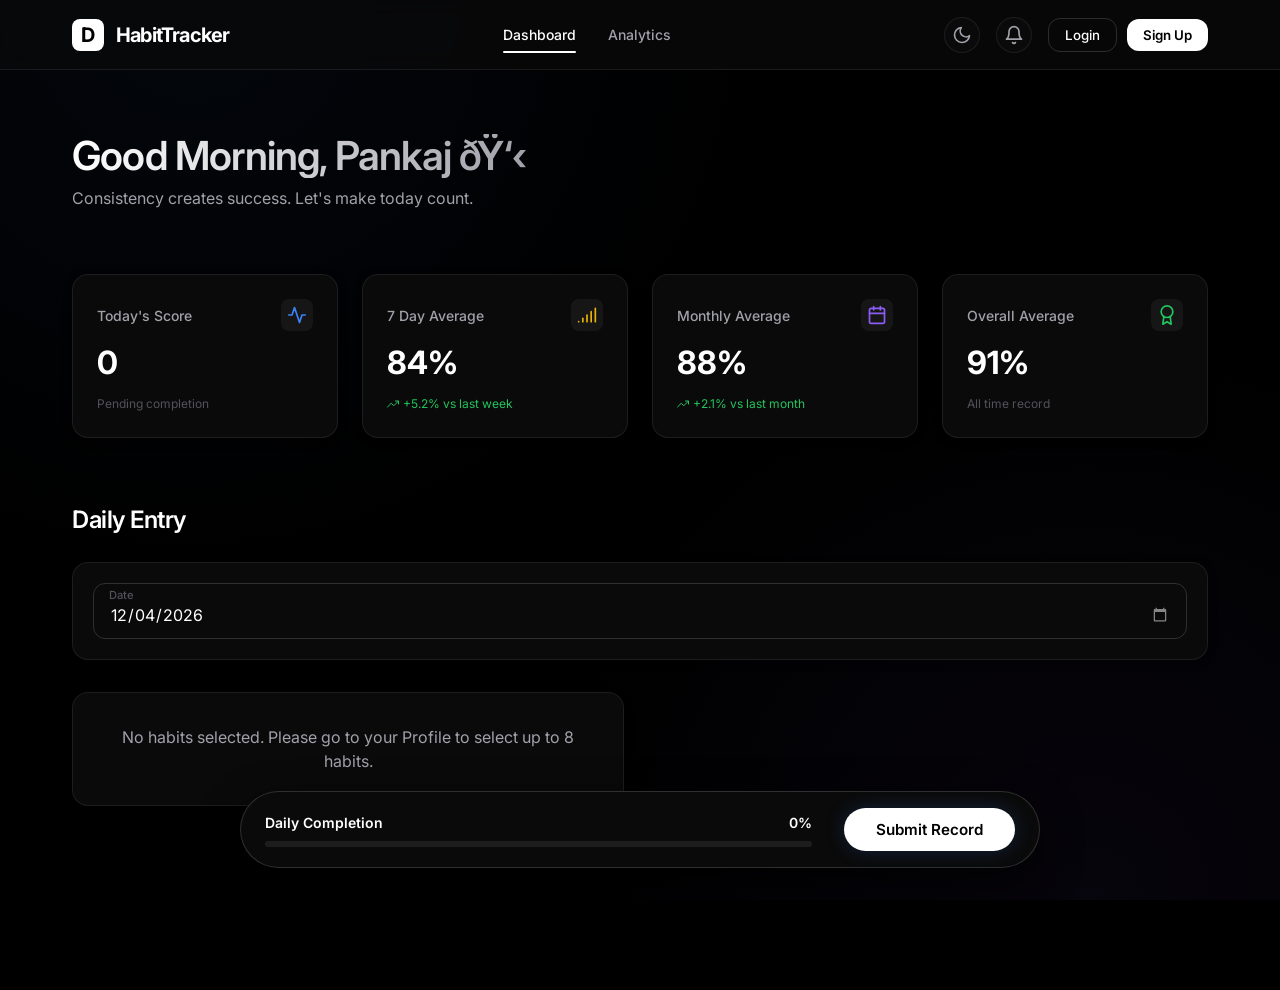
<file: index_old.html>
<!DOCTYPE html>
<html lang="en" data-theme="dark">
<head>
    <meta charset="UTF-8">
    <meta name="viewport" content="width=device-width, initial-scale=1.0, maximum-scale=1.0, user-scalable=no">
    <title>Premium Habit Tracker</title>
    <link rel="preconnect" href="https://fonts.googleapis.com">
    <link rel="preconnect" href="https://fonts.gstatic.com" crossorigin>
    <link href="https://fonts.googleapis.com/css2?family=Inter:wght@300;400;500;600;700&display=swap" rel="stylesheet">
    <style>
        /* ==========================================================================
           DESIGN SYSTEM & VARIABLES
           ========================================================================== */
        :root {
            /* Dark Theme (Default) */
            --bg-base: #000000;
            --bg-surface: #0a0a0a;
            --bg-surface-hover: #171717;
            --bg-glass: rgba(10, 10, 10, 0.7);
            
            --border-subtle: rgba(255, 255, 255, 0.08);
            --border-strong: rgba(255, 255, 255, 0.15);
            --border-focus: rgba(255, 255, 255, 0.3);
            
            --text-primary: #ffffff;
            --text-secondary: #a1a1aa;
            --text-tertiary: #52525b;
            
            --primary: #ffffff;
            --primary-invert: #000000;
            --accent-1: #3b82f6;
            --accent-2: #8b5cf6;
            --gradient-accent: linear-gradient(135deg, var(--accent-1), var(--accent-2));
            
            --success: #22c55e;
            --warning: #eab308;
            --danger: #ef4444;
            
            --shadow-sm: 0 2px 8px rgba(0,0,0,0.4);
            --shadow-md: 0 8px 24px rgba(0,0,0,0.6);
            --shadow-lg: 0 16px 40px rgba(0,0,0,0.8);
            --shadow-glow: 0 0 20px rgba(59, 130, 246, 0.2);
            
            --radius-sm: 8px;
            --radius-md: 12px;
            --radius-lg: 16px;
            --radius-xl: 24px;
            --radius-full: 9999px;
            
            --transition-fast: 0s;
            --transition-smooth: 0s;
        }

        [data-theme="light"] {
            --bg-base: #f8fafc;
            --bg-surface: #ffffff;
            --bg-surface-hover: #f1f5f9;
            --bg-glass: rgba(255, 255, 255, 0.7);
            
            --border-subtle: rgba(0, 0, 0, 0.06);
            --border-strong: rgba(0, 0, 0, 0.12);
            --border-focus: rgba(0, 0, 0, 0.3);
            
            --text-primary: #0f172a;
            --text-secondary: #64748b;
            --text-tertiary: #94a3b8;
            
            --primary: #0f172a;
            --primary-invert: #ffffff;
            
            --shadow-sm: 0 2px 8px rgba(0,0,0,0.04);
            --shadow-md: 0 8px 24px rgba(0,0,0,0.08);
            --shadow-lg: 0 16px 40px rgba(0,0,0,0.12);
            --shadow-glow: 0 0 20px rgba(59, 130, 246, 0.15);
        }

        /* ==========================================================================
           RESET & TYPOGRAPHY
           ========================================================================== */
        * {
            box-sizing: border-box;
            margin: 0;
            padding: 0;
        }

        body {
            font-family: 'Inter', -apple-system, BlinkMacSystemFont, sans-serif;
            background-color: var(--bg-base);
            color: var(--text-primary);
            line-height: 1.5;
            -webkit-font-smoothing: antialiased;
            -moz-osx-font-smoothing: grayscale;
            transition: background-color var(--transition-smooth), color var(--transition-smooth);
            overflow-x: hidden;
            padding-bottom: 120px; /* Space for live progress bar on mobile */
        }

        /* Subtle background mesh/glow */
        body::before {
            content: '';
            position: fixed;
            top: 0; left: 0; width: 100vw; height: 100vh;
            background: radial-gradient(circle at 15% 0%, rgba(59, 130, 246, 0.05) 0%, transparent 40%),
                        radial-gradient(circle at 85% 100%, rgba(139, 92, 246, 0.05) 0%, transparent 40%);
            pointer-events: none;
            z-index: -1;
        }

        h1, h2, h3, h4 { font-weight: 600; letter-spacing: -0.02em; }
        h1 { font-size: 2.5rem; line-height: 1.1; }
        h2 { font-size: 1.5rem; margin-bottom: 1.5rem; }
        h3 { font-size: 1.125rem; margin-bottom: 1rem; color: var(--text-primary); display: flex; align-items: center; gap: 0.5rem; }
        p { color: var(--text-secondary); }
        
        a { color: var(--text-secondary); text-decoration: none; transition: var(--transition-fast); }
        a:hover { color: var(--text-primary); }

        ul { list-style: none; }
        button { font-family: inherit; cursor: pointer; border: none; background: none; }

        /* ==========================================================================
           LAYOUT COMPONENTS
           ========================================================================== */
        .container {
            max-width: 1200px;
            margin: 0 auto;
            padding: 0 2rem;
        }

        .glass-panel {
            background: var(--bg-surface);
            border: 1px solid var(--border-subtle);
            border-radius: var(--radius-lg);
            box-shadow: var(--shadow-sm);
            position: relative;
            overflow: hidden;
            transition: transform var(--transition-smooth), box-shadow var(--transition-smooth);
        }

        /* ==========================================================================
           TOP NAVBAR
           ========================================================================== */
        .navbar {
            position: sticky;
            top: 0;
            z-index: 100;
            background: var(--bg-glass);
            backdrop-filter: blur(12px);
            -webkit-backdrop-filter: blur(12px);
            border-bottom: 1px solid var(--border-subtle);
            padding: 1rem 0;
        }

        .nav-content {
            display: flex;
            align-items: center;
            justify-content: space-between;
        }

        .logo-section {
            display: flex;
            align-items: center;
            gap: 0.75rem;
            font-weight: 700;
            font-size: 1.25rem;
            letter-spacing: -0.04em;
        }

        .logo-icon {
            width: 32px;
            height: 32px;
            background: var(--primary);
            color: var(--primary-invert);
            border-radius: 8px;
            display: flex;
            align-items: center;
            justify-content: center;
            font-size: 1.25rem;
        }

        .nav-links {
            display: flex;
            gap: 2rem;
        }

        .nav-links a {
            font-size: 0.875rem;
            font-weight: 500;
            position: relative;
            padding: 0.5rem 0;
        }

        .nav-links a.active {
            color: var(--text-primary);
        }

        .nav-links a.active::after {
            content: '';
            position: absolute;
            bottom: 0;
            left: 0;
            width: 100%;
            height: 2px;
            background: var(--primary);
            border-radius: 2px;
        }

        .nav-actions {
            display: flex;
            align-items: center;
            gap: 1rem;
        }

        .icon-btn {
            color: var(--text-secondary);
            transition: color var(--transition-fast);
            display: flex;
            align-items: center;
            justify-content: center;
            width: 36px;
            height: 36px;
            border-radius: var(--radius-full);
            background: var(--bg-surface);
            border: 1px solid var(--border-subtle);
        }
        .icon-btn:hover {
            color: var(--text-primary);
            border-color: var(--border-strong);
        }

        .avatar {
            width: 36px;
            height: 36px;
            border-radius: var(--radius-full);
            background: var(--gradient-accent);
            display: flex;
            align-items: center;
            justify-content: center;
            color: white;
            font-weight: 600;
            font-size: 0.875rem;
            border: 2px solid var(--bg-base);
            cursor: pointer;
        }

        .btn-outline {
            background: transparent;
            border: 1px solid var(--border-strong);
            color: var(--text-primary);
            padding: 0.5rem 1rem;
            border-radius: var(--radius-md);
            font-weight: 500;
            cursor: pointer;
            transition: transform var(--transition-fast);
        }
        .btn-outline:hover {
            background: rgba(255, 255, 255, 0.1);
        }
        
        [data-theme="light"] .btn-outline:hover {
            background: rgba(0, 0, 0, 0.05);
        }

        .btn-primary-action {
            background: var(--primary);
            color: var(--primary-invert);
            padding: 0.5rem 1rem;
            border-radius: var(--radius-md);
            font-weight: 600;
            cursor: pointer;
            transition: transform var(--transition-fast);
        }
        .btn-primary-action:hover {
            transform: scale(1.02);
        }

        /* ==========================================================================
           WELCOME SECTION
           ========================================================================== */
        .welcome-header {
            margin: 4rem 0;
            display: flex;
            justify-content: space-between;
            align-items: flex-end;
        }

        .greeting h1 {
            margin-bottom: 0.5rem;
            background: linear-gradient(to right, var(--text-primary), var(--text-secondary));
            -webkit-background-clip: text;
            -webkit-text-fill-color: transparent;
        }

        .greeting .wave {
            display: inline-block;
            animation: wave 2.5s infinite;
            transform-origin: 70% 70%;
        }

        @keyframes wave {
            0% { transform: rotate(0deg); }
            10% { transform: rotate(14deg); }
            20% { transform: rotate(-8deg); }
            30% { transform: rotate(14deg); }
            40% { transform: rotate(-4deg); }
            50% { transform: rotate(10deg); }
            60% { transform: rotate(0deg); }
            100% { transform: rotate(0deg); }
        }

        /* ==========================================================================
           KPI STATS CARDS
           ========================================================================== */
        .stats-grid {
            display: grid;
            grid-template-columns: repeat(4, 1fr);
            gap: 1.5rem;
            margin-bottom: 4rem;
        }

        .stat-card {
            padding: 1.5rem;
            display: flex;
            flex-direction: column;
            gap: 1rem;
        }

        .stat-card:hover {
            transform: translateY(-4px);
            box-shadow: var(--shadow-md);
            border-color: var(--border-strong);
        }

        .stat-header {
            display: flex;
            justify-content: space-between;
            align-items: center;
            color: var(--text-secondary);
            font-size: 0.875rem;
            font-weight: 500;
        }

        .stat-icon {
            width: 32px;
            height: 32px;
            border-radius: 8px;
            background: rgba(255,255,255,0.05);
            display: flex;
            align-items: center;
            justify-content: center;
        }

        [data-theme="light"] .stat-icon { background: rgba(0,0,0,0.05); }

        .stat-value {
            font-size: 2rem;
            font-weight: 700;
            line-height: 1;
        }

        .stat-trend {
            font-size: 0.75rem;
            display: flex;
            align-items: center;
            gap: 0.25rem;
        }
        .trend-up { color: var(--success); }
        .trend-down { color: var(--danger); }
        .trend-neutral { color: var(--text-tertiary); }

        /* ==========================================================================
           FORM SYSTEM (PREMIUM INPUTS)
           ========================================================================== */
        .form-section {
            margin-bottom: 4rem;
        }

        .form-grid {
            display: grid;
            grid-template-columns: repeat(2, 1fr);
            gap: 2rem;
        }

        .form-group-card {
            padding: 2rem;
        }

        .form-group-card h3 {
            border-bottom: 1px solid var(--border-subtle);
            padding-bottom: 1rem;
            margin-bottom: 1.5rem;
        }

        /* Floating Label Inputs */
        .input-wrapper {
            position: relative;
            margin-bottom: 1.5rem;
        }

        .input-wrapper:last-child {
            margin-bottom: 0;
        }

        .premium-input {
            width: 100%;
            background: transparent;
            border: 1px solid var(--border-strong);
            border-radius: var(--radius-md);
            padding: 1.25rem 1rem 0.75rem 1rem;
            color: var(--text-primary);
            /* Important for Mobile to prevent zooming on iOS */
            font-size: 16px;
            font-family: inherit;
            transition: border-color var(--transition-fast), box-shadow var(--transition-fast);
            appearance: none;
        }

        .premium-input:focus {
            outline: none;
            border-color: var(--accent-1);
            box-shadow: 0 0 0 3px rgba(59, 130, 246, 0.1);
        }

        .floating-label {
            position: absolute;
            left: 1rem;
            top: 50%;
            transform: translateY(-50%);
            color: var(--text-secondary);
            font-size: 0.95rem;
            pointer-events: none;
            transition: var(--transition-fast);
        }

        .premium-input:focus ~ .floating-label,
        .premium-input:not(:placeholder-shown) ~ .floating-label,
        .premium-input[type="date"] ~ .floating-label,
        .premium-input[type="time"] ~ .floating-label {
            top: 0.75rem;
            font-size: 0.7rem;
            font-weight: 500;
            color: var(--accent-1);
        }

        .premium-input:not(:focus):not(:placeholder-shown) ~ .floating-label {
            color: var(--text-tertiary);
        }

        /* Multi-input rows (Hours/Mins) */
        .input-row {
            display: grid;
            grid-template-columns: 1fr 1fr;
            gap: 1rem;
            margin-bottom: 1.5rem;
        }
        .input-row .input-wrapper { margin-bottom: 0; }

        /* Select styling */
        select.premium-input {
            cursor: pointer;
            background-image: url("data:image/svg+xml;charset=US-ASCII,%3Csvg%20xmlns%3D%22http%3A%2F%2Fwww.w3.org%2F2000%2Fsvg%22%20width%3D%2224%22%20height%3D%2224%22%20viewBox%3D%220%200%2024%2024%22%20fill%3D%22none%22%20stroke%3D%22%23a1a1aa%22%20stroke-width%3D%222%22%20stroke-linecap%3D%22round%22%20stroke-linejoin%3D%22round%22%3E%3Cpolyline%20points%3D%226%209%2012%2015%2018%209%22%3E%3C%2Fpolyline%3E%3C%2Fsvg%3E");
            background-repeat: no-repeat;
            background-position: right 1rem center;
            background-size: 1em;
        }
        
        /* Dark mode calendar/time picker icons inverted */
        [data-theme="dark"] input[type="date"]::-webkit-calendar-picker-indicator,
        [data-theme="dark"] input[type="time"]::-webkit-calendar-picker-indicator {
            filter: invert(1);
            opacity: 0.5;
            cursor: pointer;
        }
        [data-theme="dark"] input[type="date"]::-webkit-calendar-picker-indicator:hover,
        [data-theme="dark"] input[type="time"]::-webkit-calendar-picker-indicator:hover {
            opacity: 1;
        }

        /* ==========================================================================
           LIVE PROGRESS BAR & SUBMIT
           ========================================================================== */
        .live-progress-bar {
            position: fixed;
            bottom: 2rem;
            left: 50%;
            transform: translateX(-50%);
            background: var(--bg-surface);
            border: 1px solid var(--border-strong);
            padding: 1rem 1.5rem;
            border-radius: var(--radius-full);
            box-shadow: var(--shadow-lg);
            display: flex;
            align-items: center;
            gap: 2rem;
            z-index: 1000;
            backdrop-filter: blur(20px);
            -webkit-backdrop-filter: blur(20px);
            width: 90%;
            max-width: 800px;
        }

        .progress-info {
            display: flex;
            flex-direction: column;
            flex-grow: 1;
            gap: 0.5rem;
        }

        .progress-text {
            display: flex;
            justify-content: space-between;
            font-size: 0.875rem;
            font-weight: 600;
        }

        .progress-track {
            height: 6px;
            background: var(--border-subtle);
            border-radius: var(--radius-full);
            overflow: hidden;
        }

        .progress-fill {
            height: 100%;
            width: 0%;
            background: var(--gradient-accent);
            border-radius: var(--radius-full);
            transition: width 0s cubic-bezier(0.4, 0, 0.2, 1);
        }

        .btn-submit {
            background: var(--primary);
            color: var(--primary-invert);
            padding: 0.75rem 2rem;
            border-radius: var(--radius-full);
            font-weight: 600;
            font-size: 0.95rem;
            display: flex;
            align-items: center;
            justify-content: center;
            gap: 0.5rem;
            transition: transform var(--transition-fast);
            box-shadow: var(--shadow-glow);
            position: relative;
            overflow: hidden;
            border: none;
            cursor: pointer;
        }

        .btn-submit:hover {
            transform: scale(1.02);
            box-shadow: 0 0 30px rgba(255,255,255,0.2);
        }
        
        [data-theme="light"] .btn-submit:hover {
            box-shadow: 0 0 30px rgba(0,0,0,0.2);
        }

        .btn-submit:active { transform: scale(0.98); }

        .btn-submit .loader {
            display: none;
            width: 16px; height: 16px;
            border: 2px solid var(--primary-invert);
            border-bottom-color: transparent;
            border-radius: 50%;
            animation: rotation 1s linear infinite;
        }

        @keyframes rotation { 0% { transform: rotate(0deg); } 100% { transform: rotate(360deg); } }

        .btn-submit.loading .text { display: none; }
        .btn-submit.loading .loader { display: block; }
        
        .btn-submit.success {
            background: var(--success);
            color: white;
            box-shadow: 0 0 20px rgba(34, 197, 94, 0.4);
        }

        /* ==========================================================================
           UTILITIES & ICONS (INLINE SVG)
           ========================================================================== */
        svg { width: 1.25rem; height: 1.25rem; stroke-width: 2; fill: none; stroke: currentColor; stroke-linecap: round; stroke-linejoin: round; }
        
        /* ==========================================================================
           RESPONSIVE DESIGN (MOBILE OPTIMIZATION)
           ========================================================================== */
        .mobile-only { display: none !important; }
        .desktop-only { display: flex; }

        @media (max-width: 1024px) {
            .stats-grid { grid-template-columns: repeat(2, 1fr); }
            .form-grid { grid-template-columns: 1fr; }
        }

        @media (max-width: 768px) {
            .mobile-only { display: flex !important; }
            .desktop-only { display: none !important; }
            
            .logo-section span { display: none; } /* hide text to save space */
            
            .container { padding: 0 1rem; }
            .nav-links { display: none; }
            
            .nav-actions { gap: 0.5rem; }
            .nav-actions .btn-outline { padding: 0.4rem 0.8rem; font-size: 0.875rem; }
            
            .welcome-header { 
                flex-direction: column; 
                align-items: flex-start; 
                gap: 1rem; 
                margin: 1.5rem 0; 
            }
            
            h1 { font-size: 1.75rem; }
            
            .stats-grid { 
                grid-template-columns: repeat(2, 1fr); 
                gap: 0.75rem;
                margin-bottom: 2rem;
            }
            
            .stat-card { padding: 1rem; }
            .stat-value { font-size: 1.5rem; }
            
            .form-section { margin-bottom: 2rem; }
            .form-group-card { padding: 1rem; }
            
            .input-row { gap: 0.5rem; margin-bottom: 1rem; }
            .input-wrapper { margin-bottom: 1rem; }
            
            .live-progress-bar { 
                width: 100%; 
                max-width: 100%;
                bottom: 0; 
                border-radius: 0;
                border-left: none;
                border-right: none;
                border-bottom: none;
                padding: 0.75rem 1rem; 
                flex-direction: row;
                align-items: center;
                justify-content: space-between;
                gap: 1rem; 
            }
            
            .progress-info { flex-grow: 1; }
            .btn-submit { 
                width: auto; 
                padding: 0.6rem 1rem; 
                font-size: 0.875rem;
            }
        }
        
        @media (max-width: 480px) {
            h1 { font-size: 1.5rem; }
            .stat-value { font-size: 1.25rem; }
        }
    </style>
</head>
<body>

    <!-- TOP NAVBAR -->
    <nav class="navbar">
        <div class="container nav-content">
            <div class="logo-section">
                <div class="logo-icon">D</div>
                <span>HabitTracker</span>
            </div>
            
            <div class="nav-links">
                <a href="index.html" class="active">Dashboard</a>
                <a href="analytics.html">Analytics</a>
            </div>
            
            <div class="nav-actions">
                <div class="desktop-only" style="display: flex; gap: 1rem; align-items: center;">
                    <button class="icon-btn" id="themeToggle" aria-label="Toggle Theme">
                        <!-- Sun/Moon Icon Handled by JS -->
                        <svg id="moonIcon" viewBox="0 0 24 24"><path d="M21 12.79A9 9 0 1 1 11.21 3 7 7 0 0 0 21 12.79z"></path></svg>
                        <svg id="sunIcon" viewBox="0 0 24 24" style="display:none;"><circle cx="12" cy="12" r="5"></circle><line x1="12" y1="1" x2="12" y2="3"></line><line x1="12" y1="21" x2="12" y2="23"></line><line x1="4.22" y1="4.22" x2="5.64" y2="5.64"></line><line x1="18.36" y1="18.36" x2="19.78" y2="19.78"></line><line x1="1" y1="12" x2="3" y2="12"></line><line x1="21" y1="12" x2="23" y2="12"></line><line x1="4.22" y1="19.78" x2="5.64" y2="18.36"></line><line x1="18.36" y1="5.64" x2="19.78" y2="4.22"></line></svg>
                    </button>
                    <button class="icon-btn" aria-label="Notifications">
                        <svg viewBox="0 0 24 24"><path d="M18 8A6 6 0 0 0 6 8c0 7-3 9-3 9h18s-3-2-3-9"></path><path d="M13.73 21a2 2 0 0 1-3.46 0"></path></svg>
                    </button>
                </div>
                
                <a href="analytics.html" class="mobile-only" style="font-weight: 500; font-size: 0.9rem;">Analytics</a>
                
                <div id="auth-buttons" style="display: flex; gap: 10px; align-items: center;">
                    <button class="btn-outline" onclick="login()">Login</button>
                    <button class="btn-primary-action desktop-only" onclick="login()">Sign Up</button>
                </div>
                
                <a href="profile.html" id="profile-avatar" style="display: none; text-decoration: none;">
                    <div class="avatar" title="Profile">P</div>
                </a>
                
                <button class="icon-btn mobile-only" onclick="toggleMobileMenu()" aria-label="Menu">
                    <svg viewBox="0 0 24 24"><line x1="3" y1="12" x2="21" y2="12"></line><line x1="3" y1="6" x2="21" y2="6"></line><line x1="3" y1="18" x2="21" y2="18"></line></svg>
                </button>
            </div>
        </div>
    </nav>

    <!-- MOBILE MENU DROPDOWN -->
    <div id="mobileMenuDropdown" style="display: none; position: absolute; top: 70px; right: 1rem; background: var(--bg-surface); border: 1px solid var(--border-subtle); border-radius: var(--radius-md); padding: 1rem; box-shadow: var(--shadow-lg); z-index: 200; flex-direction: column; gap: 1rem; min-width: 160px;">
        <button class="btn-outline" id="mobileThemeToggle" style="width: 100%; justify-content: center; display: flex; align-items: center; gap: 8px;">
            <svg viewBox="0 0 24 24" style="width: 16px; height: 16px;"><path d="M21 12.79A9 9 0 1 1 11.21 3 7 7 0 0 0 21 12.79z"></path></svg>
            Night Mode
        </button>
    </div>

    <main class="container">
        <!-- WELCOME SECTION -->
        <header class="welcome-header">
            <div class="greeting">
                <h1>Good Morning, Pankaj <span class="wave">ðŸ‘‹</span></h1>
                <p>Consistency creates success. Let's make today count.</p>
            </div>
        </header>

        <!-- KPI STATS CARDS -->
        <section class="stats-grid">
            <div class="glass-panel stat-card">
                <div class="stat-header">
                    <span>Today's Score</span>
                    <div class="stat-icon" style="color: var(--accent-1);"><svg viewBox="0 0 24 24"><polyline points="22 12 18 12 15 21 9 3 6 12 2 12"></polyline></svg></div>
                </div>
                <div class="stat-value" id="displayScore">0</div>
                <div class="stat-trend trend-neutral">
                    <span>Pending completion</span>
                </div>
            </div>
            
            <div class="glass-panel stat-card">
                <div class="stat-header">
                    <span>7 Day Average</span>
                    <div class="stat-icon" style="color: var(--warning);"><svg viewBox="0 0 24 24"><path d="M2 20h.01M7 20v-4M12 20v-8M17 20V8M22 4v16"></path></svg></div>
                </div>
                <div class="stat-value">84%</div>
                <div class="stat-trend trend-up">
                    <svg style="width:12px;height:12px;" viewBox="0 0 24 24"><polyline points="23 6 13.5 15.5 8.5 10.5 1 18"></polyline><polyline points="17 6 23 6 23 12"></polyline></svg>
                    <span>+5.2% vs last week</span>
                </div>
            </div>

            <div class="glass-panel stat-card">
                <div class="stat-header">
                    <span>Monthly Average</span>
                    <div class="stat-icon" style="color: var(--accent-2);"><svg viewBox="0 0 24 24"><rect x="3" y="4" width="18" height="18" rx="2" ry="2"></rect><line x1="16" y1="2" x2="16" y2="6"></line><line x1="8" y1="2" x2="8" y2="6"></line><line x1="3" y1="10" x2="21" y2="10"></line></svg></div>
                </div>
                <div class="stat-value">88%</div>
                <div class="stat-trend trend-up">
                    <svg style="width:12px;height:12px;" viewBox="0 0 24 24"><polyline points="23 6 13.5 15.5 8.5 10.5 1 18"></polyline><polyline points="17 6 23 6 23 12"></polyline></svg>
                    <span>+2.1% vs last month</span>
                </div>
            </div>

            <div class="glass-panel stat-card">
                <div class="stat-header">
                    <span>Overall Average</span>
                    <div class="stat-icon" style="color: var(--success);"><svg viewBox="0 0 24 24"><circle cx="12" cy="8" r="7"></circle><polyline points="8.21 13.89 7 23 12 20 17 23 15.79 13.88"></polyline></svg></div>
                </div>
                <div class="stat-value">91%</div>
                <div class="stat-trend trend-neutral">
                    <span>All time record</span>
                </div>
            </div>
        </section>

        <!-- DAILY ENTRY FORM -->
        <section class="form-section" id="daily-entry">
            <h2>Daily Entry</h2>
            
            <form id="trackerForm" onsubmit="return false;">
                
                <!-- General Info (Always Top) -->
                <div class="glass-panel" style="padding: 1.25rem; margin-bottom: 2rem;">
                    <div class="input-wrapper m-0" style="margin: 0;">
                        <input type="date" id="entryDate" class="premium-input form-field" required placeholder=" ">
                        <label for="entryDate" class="floating-label">Date</label>
                    </div>
                </div>

                <div class="form-grid" id="dynamic-habits-form">
                    <!-- JS will populate fields here -->
                </div>
            </form>
        </section>
    </main>

    <!-- STICKY LIVE PROGRESS BAR -->
    <div class="live-progress-bar">
        <div class="progress-info">
            <div class="progress-text">
                <span>Daily Completion</span>
                <span id="progressPercent">0%</span>
            </div>
            <div class="progress-track">
                <div class="progress-fill" id="progressBar"></div>
            </div>
        </div>
        <button class="btn-submit" id="submitBtn" onclick="simulateSubmit()">
            <span class="text">Submit Record</span>
            <div class="loader"></div>
            <!-- Success Icon Hidden by default -->
            <svg class="success-icon" style="display:none; width:20px; height:20px;" viewBox="0 0 24 24"><polyline points="20 6 9 17 4 12"></polyline></svg>
        </button>
    </div>

    <!-- ==========================================================================
         JAVASCRIPT (UI Interactivity Only)
         ========================================================================== -->
    <script>
        function toggleMobileMenu() {
            const menu = document.getElementById('mobileMenuDropdown');
            if (menu.style.display === 'none') {
                menu.style.display = 'flex';
            } else {
                menu.style.display = 'none';
            }
        }
        
        function login() {
            document.getElementById('auth-buttons').style.display = 'none';
            document.getElementById('profile-avatar').style.display = 'flex';
            localStorage.setItem('isLoggedIn', 'true');
        }
        
        window.addEventListener('load', () => {
            if(localStorage.getItem('isLoggedIn') === 'true') {
                document.getElementById('auth-buttons').style.display = 'none';
                document.getElementById('profile-avatar').style.display = 'flex';
            }
        });

        // 1. Theme Toggle
        const themeBtn = document.getElementById('themeToggle');
        const htmlElement = document.documentElement;
        const moonIcon = document.getElementById('moonIcon');
        const sunIcon = document.getElementById('sunIcon');

        themeBtn.addEventListener('click', () => {
            const currentTheme = htmlElement.getAttribute('data-theme');
            const newTheme = currentTheme === 'dark' ? 'light' : 'dark';
            htmlElement.setAttribute('data-theme', newTheme);
            
            if(newTheme === 'light') {
                moonIcon.style.display = 'none';
                sunIcon.style.display = 'block';
                document.getElementById('mobileThemeToggle').innerHTML = '<svg viewBox="0 0 24 24" style="width: 16px; height: 16px;"><circle cx="12" cy="12" r="5"></circle><line x1="12" y1="1" x2="12" y2="3"></line><line x1="12" y1="21" x2="12" y2="23"></line><line x1="4.22" y1="4.22" x2="5.64" y2="5.64"></line><line x1="18.36" y1="18.36" x2="19.78" y2="19.78"></line><line x1="1" y1="12" x2="3" y2="12"></line><line x1="21" y1="12" x2="23" y2="12"></line><line x1="4.22" y1="19.78" x2="5.64" y2="18.36"></line><line x1="18.36" y1="5.64" x2="19.78" y2="4.22"></line></svg> Day Mode';
            } else {
                moonIcon.style.display = 'block';
                sunIcon.style.display = 'none';
                document.getElementById('mobileThemeToggle').innerHTML = '<svg viewBox="0 0 24 24" style="width: 16px; height: 16px;"><path d="M21 12.79A9 9 0 1 1 11.21 3 7 7 0 0 0 21 12.79z"></path></svg> Night Mode';
            }
        });

        document.getElementById('mobileThemeToggle').addEventListener('click', () => {
            document.getElementById('themeToggle').click();
            toggleMobileMenu();
        });

        // 2. Set Today's Date default
        document.getElementById('entryDate').valueAsDate = new Date();

        // 3. Dynamic Form Rendering & Progress
        const habitsList = [
            { id: 'h1', name: 'Wake up (Time)', type: 'time' },
            { id: 'h2', name: 'Exercise (Duration)', type: 'duration' },
            { id: 'h3', name: 'Book Reading + Study', type: 'duration' },
            { id: 'h4', name: 'Screen Time', type: 'duration' },
            { id: 'h5', name: 'Porn/Masturbation/Bad Habit', type: 'binary' },
            { id: 'h6', name: 'Sleep Time (Time)', type: 'time' },
            { id: 'h7', name: 'Sleep Duration', type: 'calculated' },
            { id: 'h8', name: 'Meditation', type: 'duration' },
            { id: 'h9', name: 'Gratitude', type: 'binary' },
            { id: 'h10', name: 'Focus Hours', type: 'duration' },
            { id: 'h11', name: 'Healthy Meals', type: 'binary' },
            { id: 'h12', name: 'New Skill Work', type: 'duration' },
            { id: 'h13', name: 'Any Bad Habit', type: 'custom_binary' },
            { id: 'h14', name: 'Time Wasted', type: 'duration' }
        ];

        let userHabits = JSON.parse(localStorage.getItem('userHabits')) || {};
        let customHabitName = localStorage.getItem('customHabitName') || 'Custom Bad Habit';
        
        function renderForm() {
            const container = document.getElementById('dynamic-habits-form');
            if (Object.keys(userHabits).length === 0) {
                container.innerHTML = '<div class="glass-panel" style="padding: 2rem; text-align: center;"><p>No habits selected. Please go to your <a href="profile.html">Profile</a> to select up to 8 habits.</p></div>';
                return;
            }
            
            let html = '<div class="glass-panel form-group-card" style="grid-column: 1 / -1;"><h3><svg viewBox="0 0 24 24" width="24" height="24" fill="none" stroke="currentColor" stroke-width="2"><path d="M12 20h9"></path><path d="M16.5 3.5a2.121 2.121 0 0 1 3 3L7 19l-4 1 1-4L16.5 3.5z"></path></svg> Your Daily Tracker</h3>';
            
            habitsList.forEach(habit => {
                if (!userHabits[habit.id]) return;
                
                let displayName = habit.name;
                if (habit.id === 'h13') displayName = customHabitName;
                
                if (habit.type === 'time') {
                    html += `
                    <div class="input-wrapper mt-4">
                        <input type="time" id="habit-${habit.id}" class="premium-input form-field" placeholder=" ">
                        <label for="habit-${habit.id}" class="floating-label">${displayName}</label>
                    </div>`;
                } else if (habit.type === 'duration') {
                    html += `
                    <label class="floating-label" style="position:static; transform:none; display:block; margin-top:1rem; margin-bottom:0.5rem; font-size:0.8rem;">${displayName}</label>
                    <div class="input-row">
                        <div class="input-wrapper m-0">
                            <input type="number" id="habit-${habit.id}-hrs" min="0" max="24" class="premium-input form-field" placeholder=" ">
                            <label for="habit-${habit.id}-hrs" class="floating-label">Hours</label>
                        </div>
                        <div class="input-wrapper m-0">
                            <input type="number" id="habit-${habit.id}-mins" min="0" max="59" class="premium-input form-field" placeholder=" ">
                            <label for="habit-${habit.id}-mins" class="floating-label">Minutes</label>
                        </div>
                    </div>`;
                } else if (habit.type === 'binary' || habit.type === 'custom_binary') {
                    html += `
                    <div class="input-wrapper mt-4">
                        <select id="habit-${habit.id}" class="premium-input form-field">
                            <option value="" disabled selected></option>
                            <option value="No">No</option>
                            <option value="Yes">Yes</option>
                        </select>
                        <label for="habit-${habit.id}" class="floating-label">${displayName}</label>
                    </div>`;
                } else if (habit.type === 'calculated') {
                    html += `
                    <div class="input-wrapper mt-4">
                        <input type="text" id="habit-${habit.id}" class="premium-input form-field" placeholder=" " readonly style="background: rgba(0,0,0,0.1);">
                        <label for="habit-${habit.id}" class="floating-label">${displayName} (Auto)</label>
                    </div>`;
                }
            });
            
            html += '</div>';
            container.innerHTML = html;
            
            // Add event listeners to new fields
            const formFields = document.querySelectorAll('.form-field');
            formFields.forEach(field => {
                field.addEventListener('input', () => {
                    if (field.id === 'habit-h1' || field.id === 'habit-h6') calculateSleepDuration();
                    updateProgress();
                });
                field.addEventListener('change', () => {
                    if (field.id === 'habit-h1' || field.id === 'habit-h6') calculateSleepDuration();
                    updateProgress();
                });
            });
            updateProgress();
        }
        
        function calculateSleepDuration() {
            const wake = document.getElementById('habit-h1')?.value;
            const sleep = document.getElementById('habit-h6')?.value;
            const durationInput = document.getElementById('habit-h7');
            if (wake && sleep && durationInput) {
                let [wH, wM] = wake.split(':').map(Number);
                let [sH, sM] = sleep.split(':').map(Number);
                
                let sleepMins = sH * 60 + sM;
                let wakeMins = wH * 60 + wM;
                
                let diff = 0;
                if (sleepMins > wakeMins) {
                    diff = (24 * 60 - sleepMins) + wakeMins;
                } else {
                    diff = wakeMins - sleepMins; 
                }
                
                let hrs = Math.floor(diff / 60);
                let mins = diff % 60;
                durationInput.value = hrs + "h " + mins + "m";
                // Trigger change to update progress
                durationInput.dispatchEvent(new Event('input'));
            }
        }

        function updateProgress() {
            const formFields = document.querySelectorAll('.form-field');
            if (formFields.length === 0) return;
            
            let filledCount = 0;
            formFields.forEach(field => {
                if (field.value.trim() !== '') filledCount++;
            });
            
            const percentage = Math.round((filledCount / formFields.length) * 100);
            
            const progressBar = document.getElementById('progressBar');
            const progressPercent = document.getElementById('progressPercent');
            
            progressBar.style.width = percentage + "%";
            progressPercent.textContent = percentage + "%";
            
            if(percentage === 100) {
                progressBar.style.boxShadow = '0 0 10px rgba(34, 197, 94, 0.5)';
                progressBar.style.background = 'var(--success)';
            } else {
                progressBar.style.boxShadow = 'none';
                progressBar.style.background = 'var(--gradient-accent)';
            }
        }

        renderForm();

        // 4. Submit Button Animation & Score Saving
        function simulateSubmit() {
            const btn = document.getElementById('submitBtn');
            const text = btn.querySelector('.text');
            const successIcon = btn.querySelector('.success-icon');
            
            // Calculate Score & Save to LocalStorage
            let totalScore = 0;
            let maxPossible = 0;
            const habitWeights = { 'h1':10, 'h2':10, 'h3':10, 'h4':10, 'h5':10, 'h6':10, 'h7':10, 'h8':10, 'h9':10, 'h10':10, 'h11':10, 'h12':10, 'h13':10, 'h14':10 };
            let dailyLog = { score: 0, habits: {} };
            
            Object.keys(userHabits).forEach(id => {
                let habitScore = 0;
                const habit = habitsList.find(h => h.id === id);
                maxPossible += habitWeights[id];
                
                if (habit.type === 'binary' || habit.type === 'custom_binary') {
                    const val = document.getElementById('habit-' + id)?.value;
                    if (id === 'h5' || id === 'h13') { // Bad Habits (No is good)
                        if (val === 'No') habitScore = habitWeights[id];
                        else habitScore = 0;
                    } else { // Good Habits
                        if (val === 'Yes') habitScore = habitWeights[id];
                    }
                }
                else if (habit.type === 'duration') {
                    const hrs = parseInt(document.getElementById('habit-' + id + '-hrs')?.value || 0);
                    const mins = parseInt(document.getElementById('habit-' + id + '-mins')?.value || 0);
                    const totalMins = hrs * 60 + mins;
                    
                    if (id === 'h4' || id === 'h14') { // Bad Habits duration
                        if (totalMins === 0) habitScore = habitWeights[id];
                        else habitScore = Math.max(0, habitWeights[id] - (totalMins / 12));
                    } else {
                        habitScore = Math.min(habitWeights[id], (totalMins / 60) * habitWeights[id]);
                    }
                }
                else if (habit.type === 'time' || habit.type === 'calculated') {
                    const val = document.getElementById('habit-' + id)?.value;
                    if (val) habitScore = habitWeights[id];
                }
                
                totalScore += habitScore;
                dailyLog.habits[id] = Math.round(habitScore);
            });
            
            let percentageScore = maxPossible > 0 ? Math.round((totalScore / maxPossible) * 100) : 0;
            dailyLog.score = percentageScore;
            
            const dateStr = document.getElementById('entryDate').value;
            let logs = JSON.parse(localStorage.getItem('dailyLogs')) || {};
            logs[dateStr] = dailyLog;
            localStorage.setItem('dailyLogs', JSON.stringify(logs));
            
            document.getElementById('displayScore').textContent = percentageScore + '%';

            // Set loading
            btn.classList.add('loading');
            btn.style.pointerEvents = 'none';
            
            // Simulate network request
            setTimeout(() => {
                btn.classList.remove('loading');
                btn.classList.add('success');
                text.textContent = 'Saved (' + percentageScore + '%)';
                text.style.display = 'block';
                successIcon.style.display = 'block';
                
                // Revert after 3 seconds
                setTimeout(() => {
                    btn.classList.remove('success');
                    text.textContent = 'Submit Record';
                    successIcon.style.display = 'none';
                    btn.style.pointerEvents = 'auto';
                }, 3000);
                
            }, 800);
        }
    </script>
</body>
</html>
</file>
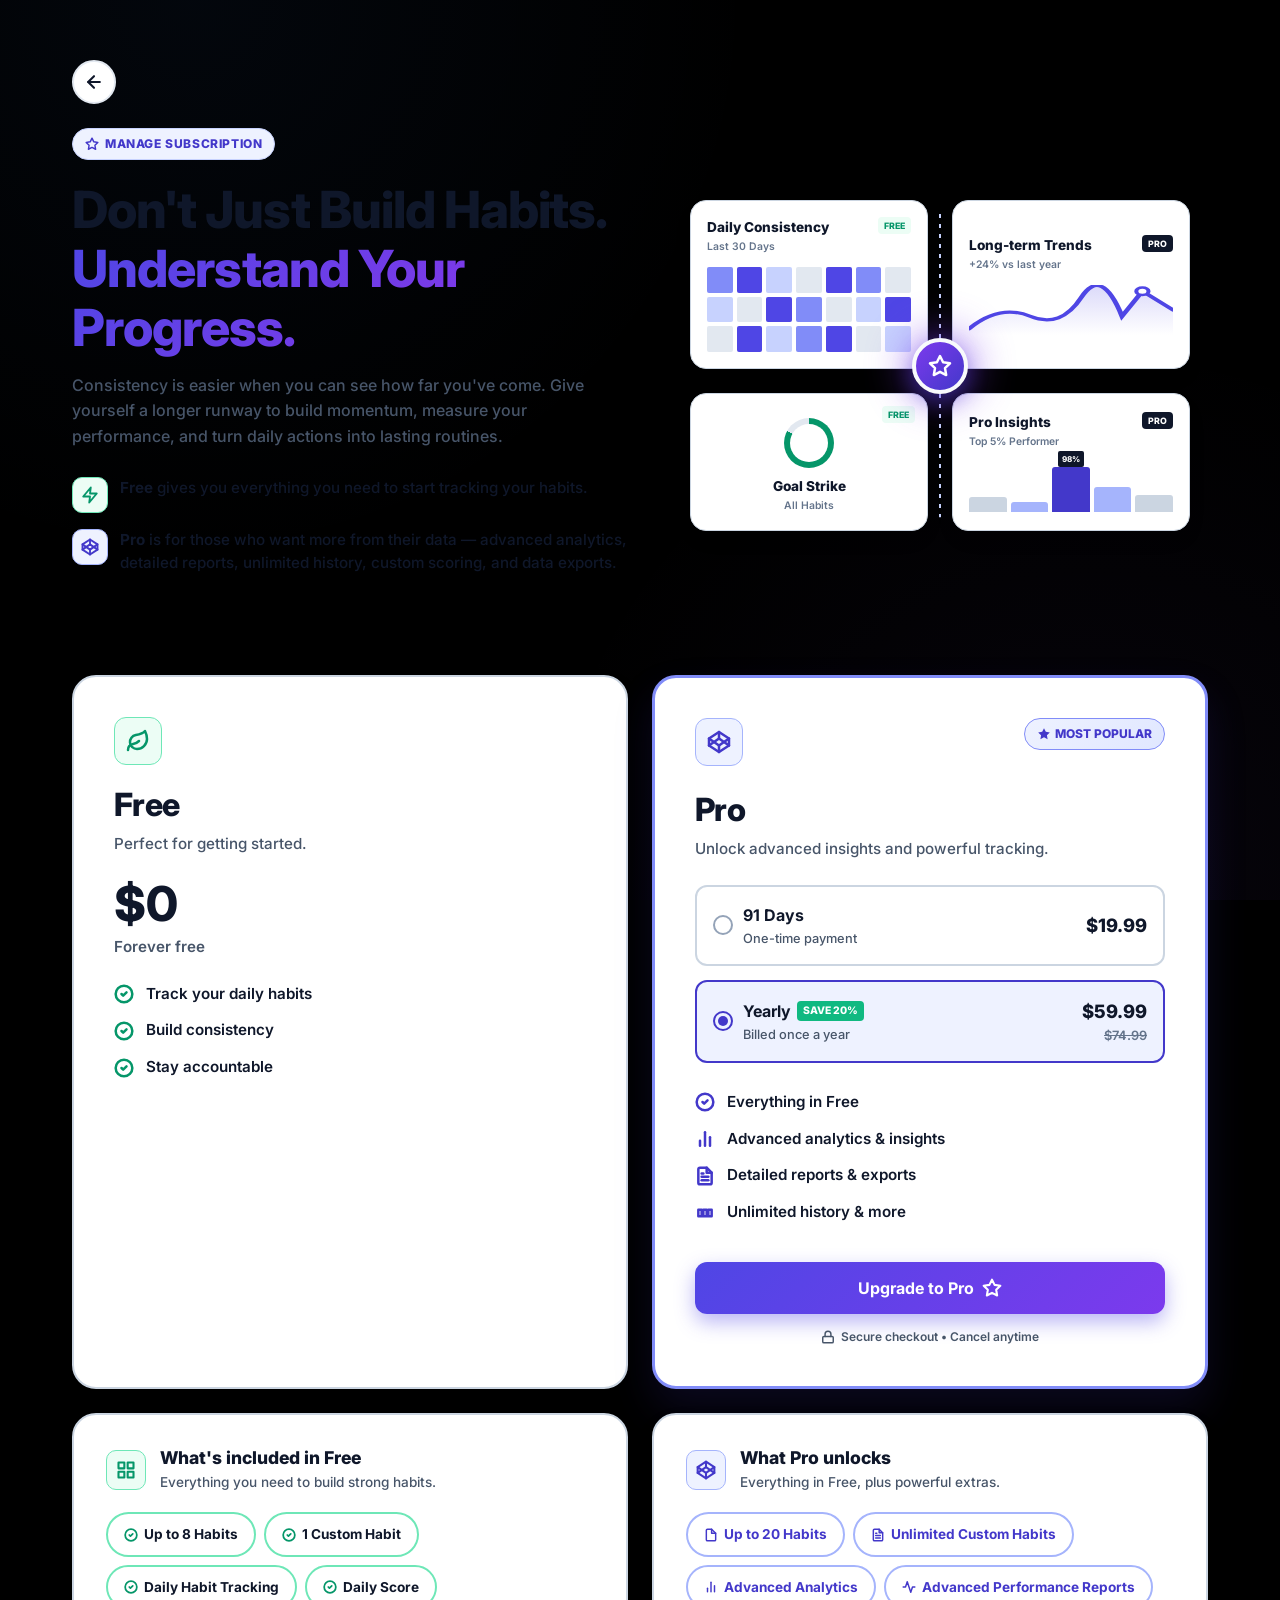
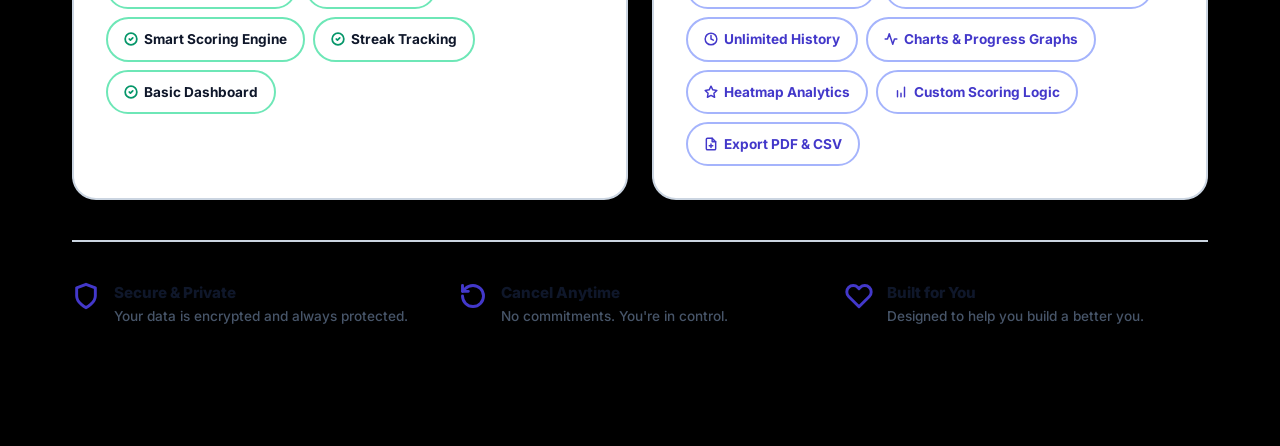
<file: subscription.html>
<!DOCTYPE html>
<html lang="en">
<head>
    <meta charset="UTF-8">
    <meta name="viewport" content="width=device-width, initial-scale=1.0">
    <title>Manage Subscription | Premium Mobile Optimized</title>
    <link rel="preconnect" href="https://fonts.googleapis.com">
    <link rel="preconnect" href="https://fonts.gstatic.com" crossorigin>
    <link href="https://fonts.googleapis.com/css2?family=Inter:wght@400;500;600;700;800&family=Caveat:wght@700&display=swap" rel="stylesheet">
    <style>
        :root {
            /* VIBRANT & CLEAN COLORS */
            --bg-page: #F8FAFC; 
            --text-main: #0F172A; 
            --text-muted: #475569; 
            --text-sub: #64748B;
            --border-light: #CBD5E1; 
            --primary-border: #A5B4FC;
            --bg-card: #FFFFFF;
            
            --brand-blue: #4338CA; 
            --brand-purple: #7C3AED; 
            --brand-green: #059669; 
            
            --free-bg: #FFFFFF;
            --free-pill-bg: #ECFDF5;
            --free-pill-border: #6EE7B7; 
            --free-icon: #059669;
            
            --pro-bg: #FFFFFF;
            --pro-card-border: #818CF8; 
            --pro-pill-bg: #EEF2FF;
            --pro-pill-border: #A5B4FC; 
            --pro-icon: #4338CA;
            
            --shadow-soft: 0 10px 25px rgba(0, 0, 0, 0.05);
            --shadow-card: 0 20px 40px rgba(67, 56, 202, 0.15); 
            
            --radius-xl: 24px;
            --radius-lg: 16px;
            --radius-md: 12px;
            --radius-pill: 100px;
        }

        * {
            margin: 0;
            padding: 0;
            box-sizing: border-box;
            -webkit-font-smoothing: antialiased;
        }

        /* Clean solid background */
        body {
            background-color: var(--bg-page);
            color: var(--text-main);
            font-family: 'Inter', sans-serif;
            line-height: 1.5;
            padding: 32px 16px; 
        }

        .container {
            max-width: 1100px;
            margin: 0 auto;
            position: relative;
            z-index: 10;
        }

        svg { display: inline-block; vertical-align: middle; }

        /* --- 1. HERO SECTION --- */
        .hero {
            display: flex;
            flex-direction: column; 
            gap: 40px;
            margin-bottom: 48px;
        }

        .hero-left {
            width: 100%;
            max-width: 560px;
        }

        .top-badge {
            display: inline-flex;
            align-items: center;
            gap: 6px;
            font-size: 0.75rem;
            font-weight: 800;
            text-transform: uppercase;
            color: var(--brand-blue);
            letter-spacing: 0.05em;
            margin-bottom: 20px;
            background: #EEF2FF;
            padding: 6px 12px;
            border-radius: 100px;
            border: 1px solid #C7D2FE;
        }

        .hero h1 {
            font-size: 2.4rem; 
            font-weight: 800;
            line-height: 1.15;
            letter-spacing: -0.02em;
            margin-bottom: 16px;
            color: var(--text-main);
        }

        .hero h1 .gradient-text {
            background: linear-gradient(135deg, #4F46E5, #9333EA);
            -webkit-background-clip: text;
            -webkit-text-fill-color: transparent;
            display: block;
        }

        .hero .desc {
            font-size: 1rem;
            color: var(--text-muted);
            margin-bottom: 28px;
            line-height: 1.6;
            font-weight: 500;
        }

        .hero-bullets {
            display: flex;
            flex-direction: column;
            gap: 16px;
            margin-bottom: 28px;
        }

        .hero-bullet {
            display: flex;
            align-items: flex-start;
            gap: 12px;
            font-size: 0.95rem;
            color: var(--text-main);
            font-weight: 500;
        }

        .hero-bullet-icon {
            width: 36px; height: 36px; border-radius: 10px;
            display: flex; align-items: center; justify-content: center;
            flex-shrink: 0; border: 1px solid;
        }
        .icon-green { background: var(--free-pill-bg); color: var(--free-icon); border-color: var(--free-pill-border); }
        .icon-purple { background: var(--pro-pill-bg); color: var(--brand-blue); border-color: var(--pro-pill-border); }

        /* --- 3. PREMIUM DASHBOARD VISUAL (Spaced out Grid with Hub) --- */
        .hero-right {
            width: 100%;
            display: flex;
            align-items: center;
            justify-content: center;
        }
        
        .analytics-wrapper {
            position: relative;
            width: 100%;
            max-width: 500px;
            margin: 0 auto;
        }

        /* Dotted Connecting Lines */
        .hub-lines {
            position: absolute;
            top: 0; left: 0;
            width: 100%; height: 100%;
            pointer-events: none;
            z-index: 1;
        }
        
        .hub-lines svg {
            width: 100%;
            height: 100%;
            overflow: visible;
        }
        
        .hub-lines line {
            stroke: #C7D2FE;
            stroke-width: 2;
            stroke-dasharray: 4 6;
        }

        /* 2x2 Grid Layout for Cards */
        .analytics-grid {
            display: grid;
            grid-template-columns: 1fr 1fr;
            gap: 24px;
            position: relative;
            z-index: 2;
            padding: 24px 0;
        }

        /* The Premium Hub in the Center */
        .hub-center {
            position: absolute;
            top: 50%; left: 50%;
            transform: translate(-50%, -50%);
            z-index: 10;
            display: flex;
            justify-content: center;
            align-items: center;
        }

        .hub-glow {
            position: absolute;
            width: 70px; height: 70px;
            background: var(--brand-purple);
            filter: blur(20px);
            opacity: 0.5;
            border-radius: 50%;
        }

        .hub-icon {
            width: 56px; height: 56px;
            background: linear-gradient(135deg, #7C3AED, #4338CA);
            border-radius: 50%;
            border: 4px solid var(--bg-page);
            display: flex; justify-content: center; align-items: center;
            color: white;
            box-shadow: 0 8px 20px rgba(67, 56, 202, 0.4);
            position: relative;
            z-index: 2;
        }

        /* Dashboard Mock Cards */
        .mock-card {
            background: var(--bg-card);
            border-radius: var(--radius-lg);
            padding: 16px;
            box-shadow: 0 10px 25px rgba(0,0,0,0.03);
            border: 1px solid var(--border-light);
            display: flex; flex-direction: column; justify-content: center;
            transition: transform 0.3s ease, box-shadow 0.3s ease;
            position: relative;
        }

        .mock-card:hover {
            transform: translateY(-5px);
            box-shadow: 0 15px 35px rgba(67, 56, 202, 0.12);
            border-color: var(--primary-border);
        }
        
        .mc-header {
            display: flex;
            justify-content: space-between;
            align-items: flex-start;
        }

        .mc-title { font-size: 0.85rem; font-weight: 800; color: var(--text-main); margin-bottom: 2px;}
        .mc-sub { font-size: 0.65rem; color: var(--text-sub); font-weight: 600; margin-bottom: 12px; }
        
        .mc-badge {
            font-size: 0.55rem;
            font-weight: 800;
            padding: 2px 6px;
            border-radius: 4px;
            text-transform: uppercase;
        }
        
        .mc-badge.free { background: var(--free-pill-bg); color: var(--brand-green); }
        .mc-badge.pro { background: var(--text-main); color: #FFF; }

        /* Heatmap Specific */
        .heatmap-grid { display: grid; grid-template-columns: repeat(7, 1fr); gap: 4px; }
        .hm-cell { aspect-ratio: 1; border-radius: 2px; background: #E2E8F0; }
        .hm-cell.lvl-1 { background: #C7D2FE; }
        .hm-cell.lvl-2 { background: #818CF8; }
        .hm-cell.lvl-3 { background: #4F46E5; }
        
        /* Bar Chart */
        .bar-chart-mock { display: flex; align-items: flex-end; justify-content: space-between; height: 50px; gap: 4px;}
        .mock-bar { flex: 1; border-radius: 3px 3px 0 0; background: #CBD5E1; }
        .mock-bar.active { background: var(--brand-blue); }
        .mock-bar.semi { background: #A5B4FC; }

        /* ==============================================================
           COMBINED GRID (Pricing Cards + Feature Pills ALIGNED) 
           ============================================================== */
        .comparison-layout {
            display: flex;
            flex-direction: column;
            gap: 24px;
            margin-bottom: 40px;
        }

        /* Redefine card properties inside the combined layout */
        .card {
            background: var(--free-bg);
            border: 2px solid var(--border-light);
            border-radius: var(--radius-xl);
            padding: 28px 24px; 
            box-shadow: var(--shadow-soft);
            display: flex; flex-direction: column;
            height: 100%;
        }

        .card-pro {
            background: var(--pro-bg);
            border: 3px solid var(--pro-card-border);
            box-shadow: var(--shadow-card);
        }

        .card-header-flex { display: flex; justify-content: space-between; align-items: flex-start; margin-bottom: 20px; }
        .card-icon {
            width: 48px; height: 48px; border-radius: 12px;
            display: flex; align-items: center; justify-content: center;
            margin-bottom: 16px; border: 1px solid;
        }
        .icon-free-card { background: var(--free-pill-bg); color: var(--brand-green); border-color: var(--free-pill-border); }
        .icon-pro-card { background: var(--pro-pill-bg); color: var(--brand-blue); border-color: var(--pro-pill-border); margin-bottom: 0;}

        .card h2 { font-size: 2rem; font-weight: 800; margin-bottom: 4px; color: var(--text-main); }
        .card p.sub { color: var(--text-muted); font-size: 0.95rem; margin-bottom: 24px; font-weight: 500; }
        
        .price-wrap { margin-bottom: 24px; }
        .price { font-size: 3rem; font-weight: 800; line-height: 1; color: var(--text-main); }
        .price-span { color: var(--text-muted); font-size: 0.95rem; font-weight: 600; margin-top: 8px; }

        .popular-badge {
            background: linear-gradient(135deg, #EEF2FF, #E0E7FF);
            color: var(--brand-blue); font-size: 0.75rem; font-weight: 800;
            padding: 6px 12px; border-radius: var(--radius-pill);
            display: flex; align-items: center; gap: 4px; text-transform: uppercase;
            border: 1px solid var(--pro-card-border);
        }

        .card-list { list-style: none; margin-bottom: 32px; flex: 1; }
        .card-list li {
            display: flex; align-items: center; gap: 12px; margin-bottom: 14px;
            font-size: 0.95rem; font-weight: 600; color: var(--text-main);
        }
        .card-list li svg { flex-shrink: 0; }
        .card-list li svg.check-green { color: var(--brand-green); }
        .card-list li svg.check-purple { color: var(--brand-blue); }

        /* Radios */
        .radio-group { display: flex; flex-direction: column; gap: 14px; margin-bottom: 28px; }
        .radio-label {
            display: flex; align-items: center; justify-content: space-between;
            padding: 16px; border: 2px solid var(--border-light);
            border-radius: var(--radius-md); cursor: pointer;
            background: #FFF; transition: transform 0.2s;
        }
        .radio-label.active { border: 2px solid var(--brand-blue); background: var(--pro-pill-bg); }
        
        .radio-left { display: flex; align-items: center; gap: 10px; }
        .custom-radio {
            width: 20px; height: 20px; border-radius: 50%;
            border: 2px solid #94A3B8; display: flex; align-items: center; justify-content: center;
        }
        .radio-label.active .custom-radio { border-color: var(--brand-blue); }
        .radio-label.active .custom-radio::after {
            content: ''; width: 10px; height: 10px; border-radius: 50%; background: var(--brand-blue);
        }
        
        .radio-text-main { font-weight: 700; font-size: 1rem; display: flex; align-items: center; gap: 6px; color: var(--text-main); flex-wrap: wrap;}
        .save-badge { background: #10B981; color: #FFFFFF; font-size: 0.65rem; padding: 2px 6px; border-radius: 4px; font-weight: 800; white-space: nowrap;}
        .radio-text-sub { font-size: 0.8rem; color: var(--text-muted); font-weight: 500; margin-top: 2px; }
        
        .radio-price { text-align: right; }
        .r-price { font-weight: 800; font-size: 1.15rem; color: var(--text-main); }
        .r-strike { font-size: 0.8rem; color: #64748B; text-decoration: line-through; font-weight: 600; }

        .btn {
            width: 100%; padding: 16px; border-radius: var(--radius-md);
            font-size: 1rem; font-weight: 700; display: flex; align-items: center;
            justify-content: center; gap: 8px; cursor: pointer; transition: transform 0.3s; border: none;
            margin-top: auto; /* Push button to bottom */
        }
        .btn-outline { background: transparent; border: 2px solid var(--text-main); color: var(--text-main); }
        .btn-primary { background: linear-gradient(135deg, #4F46E5, #7C3AED); color: #FFF; box-shadow: 0 8px 20px rgba(79, 70, 229, 0.4); }

        .secure-text { text-align: center; font-size: 0.75rem; color: var(--text-muted); margin-top: 14px; display: flex; justify-content: center; align-items: center; gap: 6px; font-weight: 600; }

        /* Feature Pills Layout Updates */
        .feature-card {
            background: var(--free-bg); border: 2px solid var(--border-light);
            border-radius: var(--radius-xl); padding: 28px 20px; box-shadow: var(--shadow-soft);
            height: 100%;
        }

        .fc-header { display: flex; align-items: center; gap: 14px; margin-bottom: 20px; }
        .fc-icon { width: 40px; height: 40px; border-radius: 10px; display: flex; align-items: center; justify-content: center; border: 1px solid; flex-shrink: 0;}
        .fc-icon-green { background: var(--free-pill-bg); color: var(--brand-green); border-color: var(--free-pill-border); }
        .fc-icon-purple { background: var(--pro-pill-bg); color: var(--brand-blue); border-color: var(--pro-pill-border); }
        
        .fc-title { font-weight: 800; font-size: 1.1rem; color: var(--text-main); line-height: 1.2;}
        .fc-sub { font-size: 0.85rem; color: var(--text-muted); font-weight: 500; margin-top: 4px;}

        .pills-container { display: flex; flex-wrap: wrap; gap: 8px; }

        .pill {
            display: inline-flex; align-items: center; gap: 6px;
            padding: 8px 12px; border-radius: var(--radius-pill);
            font-size: 0.8rem; font-weight: 700; background: #FFF;
        }
        .pill-free { border: 2px solid var(--free-pill-border); color: var(--text-main); }
        .pill-free svg { color: var(--brand-green); width: 14px; stroke-width: 3;}
        
        .pill-pro { border: 2px solid var(--pro-pill-border); color: var(--brand-blue); }
        .pill-pro svg { color: var(--brand-blue); width: 14px; stroke-width: 2.5;}

        /* --- 4. TRUST FOOTER --- */
        .trust-footer {
            border-top: 2px solid var(--border-light);
            padding-top: 32px;
            display: flex;
            flex-direction: column; 
            gap: 24px;
        }
        .trust-item { display: flex; align-items: flex-start; gap: 14px; }
        .trust-item svg { color: var(--brand-blue); width: 28px; height: 28px; flex-shrink: 0;}
        .trust-title { font-weight: 800; font-size: 0.95rem; color: var(--text-main); margin-bottom: 2px; }
        .trust-desc { font-size: 0.85rem; color: var(--text-muted); line-height: 1.4; font-weight: 500;}

        /* ==============================================================
           MEDIA QUERIES FOR DESKTOP / TABLET UPGRADES 
           ============================================================== */
        @media (min-width: 900px) {
            body { padding: 60px 40px; }
            
            .hero { flex-direction: row; align-items: center; justify-content: space-between; margin-bottom: 72px; gap: 40px; }
            .hero-right { flex: 1; justify-content: flex-end; padding: 0;}
            
            .hero h1 { font-size: 3.2rem; }
            
            /* Apply 2x2 grid layout for exact horizontal alignment on larger screens */
            .comparison-layout { 
                display: grid;
                grid-template-columns: 1fr 1fr; 
                gap: 24px; 
            }
            .free-pricing { grid-column: 1; grid-row: 1; }
            .free-features { grid-column: 1; grid-row: 2; }
            .pro-pricing { grid-column: 2; grid-row: 1; }
            .pro-features { grid-column: 2; grid-row: 2; }
            
            .card { padding: 40px; }
            .feature-card { padding: 32px; }
            .pill { padding: 10px 16px; font-size: 0.85rem; }
            
            .trust-footer { flex-direction: row; justify-content: space-between; padding-top: 40px;}
            .trust-item { flex: 1; min-width: 250px; }
        }
    </style>
    <link rel="stylesheet" href="style.css">
    <script src="app.js" defer></script>
</head>
<body>

<div class="container">
    <!-- Back Button -->
    <a href="javascript:history.back()" style="display: inline-flex; align-items: center; justify-content: center; width: 44px; height: 44px; background: #FFFFFF; border: 2px solid #E2E8F0; border-radius: 50%; color: #0F172A; text-decoration: none; margin-bottom: 24px; transition: transform 0.2s;" onmouseover="this.style.background='#F1F5F9'" onmouseout="this.style.background='#FFFFFF'">
        <svg width="20" height="20" viewBox="0 0 24 24" fill="none" stroke="currentColor" stroke-width="2.5" stroke-linecap="round" stroke-linejoin="round"><line x1="19" y1="12" x2="5" y2="12"></line><polyline points="12 19 5 12 12 5"></polyline></svg>
    </a>
    
    <!-- Hero Section -->
    <header class="hero">
        <div class="hero-left">
            <div class="top-badge">
                <svg width="14" height="14" viewBox="0 0 24 24" fill="none" stroke="currentColor" stroke-width="2.5" stroke-linecap="round" stroke-linejoin="round"><polygon points="12 2 15.09 8.26 22 9.27 17 14.14 18.18 21.02 12 17.77 5.82 21.02 7 14.14 2 9.27 8.91 8.26 12 2"></polygon></svg>
                Manage Subscription
            </div>
            
            <h1>
                Don't Just Build Habits.
                <span class="gradient-text">Understand Your Progress.</span>
            </h1>
            
            <p class="desc">
                Consistency is easier when you can see how far you've come. 
                Give yourself a longer runway to build momentum, measure your performance, and turn daily actions into lasting routines.
            </p>

            <div class="hero-bullets">
                <div class="hero-bullet">
                    <div class="hero-bullet-icon icon-green">
                        <svg width="18" height="18" viewBox="0 0 24 24" fill="none" stroke="currentColor" stroke-width="2.5" stroke-linecap="round" stroke-linejoin="round"><polygon points="13 2 3 14 12 14 11 22 21 10 12 10 13 2"></polygon></svg>
                    </div>
                    <div><strong>Free</strong> gives you everything you need to start tracking your habits.</div>
                </div>
                <div class="hero-bullet">
                    <div class="hero-bullet-icon icon-purple">
                        <svg width="18" height="18" viewBox="0 0 24 24" fill="none" stroke="currentColor" stroke-width="2.5" stroke-linecap="round" stroke-linejoin="round"><polygon points="12 2 22 8.5 22 15.5 12 22 2 15.5 2 8.5 12 2"></polygon><line x1="12" y1="22" x2="12" y2="15.5"></line><polyline points="22 8.5 12 15.5 2 8.5"></polyline><polyline points="2 15.5 12 8.5 22 15.5"></polyline><line x1="12" y1="2" x2="12" y2="8.5"></line></svg>
                    </div>
                    <div><strong>Pro</strong> is for those who want more from their data — advanced analytics, detailed reports, unlimited history, custom scoring, and data exports.</div>
                </div>
            </div>
        </div>
        
        <div class="hero-right">
            <div class="analytics-wrapper">
                
                <!-- Dotted connecting lines -->
                <div class="hub-lines">
                    <svg>
                        <line x1="50%" y1="10%" x2="50%" y2="90%"></line>
                        <line x1="10%" y1="50%" x2="90%" y2="50%"></line>
                    </svg>
                </div>
                
                <!-- Center Star Hub -->
                <div class="hub-center">
                    <div class="hub-glow"></div>
                    <div class="hub-icon">
                        <svg width="24" height="24" viewBox="0 0 24 24" fill="none" stroke="currentColor" stroke-width="2.5" stroke-linecap="round" stroke-linejoin="round"><polygon points="12 2 15.09 8.26 22 9.27 17 14.14 18.18 21.02 12 17.77 5.82 21.02 7 14.14 2 9.27 8.91 8.26 12 2"></polygon></svg>
                    </div>
                </div>
                
                <!-- The 2x2 Grid with mock cards -->
                <div class="analytics-grid">
                    
                    <!-- Card 1: Heatmap -->
                    <div class="mock-card">
                        <div class="mc-header">
                            <div>
                                <div class="mc-title">Daily Consistency</div>
                                <div class="mc-sub">Last 30 Days</div>
                            </div>
                            <div class="mc-badge free">FREE</div>
                        </div>
                        <div class="heatmap-grid">
                            <div class="hm-cell lvl-2"></div>
                            <div class="hm-cell lvl-3"></div>
                            <div class="hm-cell lvl-1"></div>
                            <div class="hm-cell"></div>
                            <div class="hm-cell lvl-3"></div>
                            <div class="hm-cell lvl-2"></div>
                            <div class="hm-cell"></div>
                            
                            <div class="hm-cell lvl-1"></div>
                            <div class="hm-cell"></div>
                            <div class="hm-cell lvl-3"></div>
                            <div class="hm-cell lvl-2"></div>
                            <div class="hm-cell"></div>
                            <div class="hm-cell lvl-1"></div>
                            <div class="hm-cell lvl-3"></div>
                            
                            <div class="hm-cell"></div>
                            <div class="hm-cell lvl-3"></div>
                            <div class="hm-cell lvl-1"></div>
                            <div class="hm-cell lvl-2"></div>
                            <div class="hm-cell lvl-3"></div>
                            <div class="hm-cell"></div>
                            <div class="hm-cell lvl-1"></div>
                        </div>
                    </div>
                    
                    <!-- Card 2: Trend Line -->
                    <div class="mock-card">
                        <div class="mc-header">
                            <div>
                                <div class="mc-title">Long-term Trends</div>
                                <div class="mc-sub">+24% vs last year</div>
                            </div>
                            <div class="mc-badge pro">PRO</div>
                        </div>
                        <div style="height: 50px; position: relative;">
                             <svg viewBox="0 0 100 40" preserveAspectRatio="none" style="position: absolute; bottom: 0; left: 0; width: 100%; height: 100%;">
                                <defs>
                                    <linearGradient id="gTrend" x1="0" x2="0" y1="0" y2="1">
                                        <stop offset="0%" stop-color="#4F46E5" stop-opacity="0.2"/>
                                        <stop offset="100%" stop-color="#4F46E5" stop-opacity="0"/>
                                    </linearGradient>
                                </defs>
                                <path d="M0,35 Q15,15 30,25 T55,10 T75,25 L85,5 L100,20 L100,40 L0,40 Z" fill="url(#gTrend)"/>
                                <path d="M0,35 Q15,15 30,25 T55,10 T75,25 L85,5 L100,20" fill="none" stroke="#4F46E5" stroke-width="2.5" stroke-linecap="round"/>
                                <circle cx="85" cy="5" r="3" fill="white" stroke="#4F46E5" stroke-width="2"/>
                            </svg>
                        </div>
                    </div>
                    
                    <!-- Card 3: Goal Ring -->
                    <div class="mock-card" style="align-items: center; padding-top: 24px;">
                        <div class="mc-badge free" style="position: absolute; top: 12px; right: 12px;">FREE</div>
                        <div style="width: 50px; height: 50px; border-radius: 50%; background: conic-gradient(var(--brand-green) 83%, #E2E8F0 83%); display: flex; align-items: center; justify-content: center; margin-bottom: 8px;">
                            <div style="width: 38px; height: 38px; border-radius: 50%; background: white; display: flex; align-items: center; justify-content: center; font-weight: 800; font-size: 0.85rem;">83%</div>
                        </div>
                        <div class="mc-title">Goal Strike</div>
                        <div class="mc-sub" style="margin-bottom: 0;">All Habits</div>
                    </div>
                    
                    <!-- Card 4: Pro Bars -->
                    <div class="mock-card">
                        <div class="mc-header">
                            <div>
                                <div class="mc-title">Pro Insights</div>
                                <div class="mc-sub">Top 5% Performer</div>
                            </div>
                            <div class="mc-badge pro">PRO</div>
                        </div>
                        <div class="bar-chart-mock">
                            <div class="mock-bar" style="height: 30%;"></div>
                            <div class="mock-bar semi" style="height: 20%;"></div>
                            <div class="mock-bar active" style="height: 90%; position: relative;">
                                <div style="position: absolute; top: -16px; left: 50%; transform: translateX(-50%); background: var(--text-main); color: white; font-size: 0.5rem; font-weight: 800; padding: 2px 4px; border-radius: 2px;">98%</div>
                            </div>
                            <div class="mock-bar semi" style="height: 50%;"></div>
                            <div class="mock-bar" style="height: 35%;"></div>
                        </div>
                    </div>
                    
                </div>
            </div>
        </div>
        
    </header>

    <!-- NEW COMBINED LAYOUT: 2x2 Grid -->
    <section class="comparison-layout">
        
        <!-- ROW 1, COL 1: Free Plan -->
        <article class="card free-pricing">
            <div class="card-icon icon-free-card">
                <svg width="24" height="24" viewBox="0 0 24 24" fill="none" stroke="currentColor" stroke-width="2.5" stroke-linecap="round" stroke-linejoin="round"><path d="M11 20A7 7 0 0 1 9.8 6.1C15.5 5 17 4.48 19 2c1 2 2 4.18 2 8 0 5.5-4.78 10-10 10Z"></path><path d="M2 21c0-3 1.85-5.36 5.08-6C9.5 14.52 12 13 13 12"></path></svg>
            </div>
            
            <h2>Free</h2>
            <p class="sub">Perfect for getting started.</p>
            
            <div class="price-wrap">
                <div class="price">$0</div>
                <div class="price-span">Forever free</div>
            </div>

            <ul class="card-list">
                <li><svg class="check-green" width="20" height="20" viewBox="0 0 24 24" fill="none" stroke="currentColor" stroke-width="3" stroke-linecap="round" stroke-linejoin="round"><circle cx="12" cy="12" r="10"></circle><path d="M9 12l2 2 4-4"></path></svg> Track your daily habits</li>
                <li><svg class="check-green" width="20" height="20" viewBox="0 0 24 24" fill="none" stroke="currentColor" stroke-width="3" stroke-linecap="round" stroke-linejoin="round"><circle cx="12" cy="12" r="10"></circle><path d="M9 12l2 2 4-4"></path></svg> Build consistency</li>
                <li><svg class="check-green" width="20" height="20" viewBox="0 0 24 24" fill="none" stroke="currentColor" stroke-width="3" stroke-linecap="round" stroke-linejoin="round"><circle cx="12" cy="12" r="10"></circle><path d="M9 12l2 2 4-4"></path></svg> Stay accountable</li>
            </ul>

            <button class="btn btn-outline">Continue with Free <svg width="20" height="20" viewBox="0 0 24 24" fill="none" stroke="currentColor" stroke-width="2.5" stroke-linecap="round" stroke-linejoin="round"><line x1="5" y1="12" x2="19" y2="12"></line><polyline points="12 5 19 12 12 19"></polyline></svg></button>
        </article>
        
        <!-- ROW 2, COL 1: Free Features -->
        <div class="feature-card free-features">
            <div class="fc-header">
                <div class="fc-icon fc-icon-green">
                    <svg width="20" height="20" viewBox="0 0 24 24" fill="none" stroke="currentColor" stroke-width="2.5" stroke-linecap="round" stroke-linejoin="round"><rect x="3" y="3" width="7" height="7"></rect><rect x="14" y="3" width="7" height="7"></rect><rect x="14" y="14" width="7" height="7"></rect><rect x="3" y="14" width="7" height="7"></rect></svg>
                </div>
                <div>
                    <div class="fc-title">What's included in Free</div>
                    <div class="fc-sub">Everything you need to build strong habits.</div>
                </div>
            </div>
            
            <div class="pills-container">
                <span class="pill pill-free"><svg viewBox="0 0 24 24" fill="none" stroke="currentColor" stroke-width="3" stroke-linecap="round" stroke-linejoin="round"><circle cx="12" cy="12" r="10"></circle><path d="M9 12l2 2 4-4"></path></svg> Up to 8 Habits</span>
                <span class="pill pill-free"><svg viewBox="0 0 24 24" fill="none" stroke="currentColor" stroke-width="3" stroke-linecap="round" stroke-linejoin="round"><circle cx="12" cy="12" r="10"></circle><path d="M9 12l2 2 4-4"></path></svg> 1 Custom Habit</span>
                <span class="pill pill-free"><svg viewBox="0 0 24 24" fill="none" stroke="currentColor" stroke-width="3" stroke-linecap="round" stroke-linejoin="round"><circle cx="12" cy="12" r="10"></circle><path d="M9 12l2 2 4-4"></path></svg> Daily Habit Tracking</span>
                <span class="pill pill-free"><svg viewBox="0 0 24 24" fill="none" stroke="currentColor" stroke-width="3" stroke-linecap="round" stroke-linejoin="round"><circle cx="12" cy="12" r="10"></circle><path d="M9 12l2 2 4-4"></path></svg> Daily Score</span>
                <span class="pill pill-free"><svg viewBox="0 0 24 24" fill="none" stroke="currentColor" stroke-width="3" stroke-linecap="round" stroke-linejoin="round"><circle cx="12" cy="12" r="10"></circle><path d="M9 12l2 2 4-4"></path></svg> Smart Scoring Engine</span>
                <span class="pill pill-free"><svg viewBox="0 0 24 24" fill="none" stroke="currentColor" stroke-width="3" stroke-linecap="round" stroke-linejoin="round"><circle cx="12" cy="12" r="10"></circle><path d="M9 12l2 2 4-4"></path></svg> Streak Tracking</span>
                <span class="pill pill-free"><svg viewBox="0 0 24 24" fill="none" stroke="currentColor" stroke-width="3" stroke-linecap="round" stroke-linejoin="round"><circle cx="12" cy="12" r="10"></circle><path d="M9 12l2 2 4-4"></path></svg> Basic Dashboard</span>
            </div>
        </div>

        <!-- ROW 1, COL 2: Pro Plan -->
        <article class="card card-pro pro-pricing">
            <div class="card-header-flex">
                <div class="card-icon icon-pro-card">
                    <svg width="24" height="24" viewBox="0 0 24 24" fill="none" stroke="currentColor" stroke-width="2.5" stroke-linecap="round" stroke-linejoin="round"><polygon points="12 2 22 8.5 22 15.5 12 22 2 15.5 2 8.5 12 2"></polygon><line x1="12" y1="22" x2="12" y2="15.5"></line><polyline points="22 8.5 12 15.5 2 8.5"></polyline><polyline points="2 15.5 12 8.5 22 15.5"></polyline><line x1="12" y1="2" x2="12" y2="8.5"></line></svg>
                </div>
                <div class="popular-badge">
                    <svg width="14" height="14" viewBox="0 0 24 24" fill="currentColor" stroke="none"><polygon points="12 2 15.09 8.26 22 9.27 17 14.14 18.18 21.02 12 17.77 5.82 21.02 7 14.14 2 9.27 8.91 8.26 12 2"></polygon></svg>
                    Most Popular
                </div>
            </div>
            
            <h2>Pro</h2>
            <p class="sub">Unlock advanced insights and powerful tracking.</p>

            <div class="radio-group">
                <label class="radio-label">
                    <div class="radio-left">
                        <div class="custom-radio"></div>
                        <div>
                            <div class="radio-text-main">91 Days</div>
                            <div class="radio-text-sub">One-time payment</div>
                        </div>
                    </div>
                    <div class="radio-price">
                        <div class="r-price">$19.99</div>
                    </div>
                </label>

                <label class="radio-label active">
                    <div class="radio-left">
                        <div class="custom-radio"></div>
                        <div>
                            <div class="radio-text-main">Yearly <span class="save-badge">SAVE 20%</span></div>
                            <div class="radio-text-sub">Billed once a year</div>
                        </div>
                    </div>
                    <div class="radio-price">
                        <div class="r-price">$59.99</div>
                        <div class="r-strike">$74.99</div>
                    </div>
                </label>
            </div>

            <ul class="card-list" style="margin-bottom: 24px;">
                <li><svg class="check-purple" width="20" height="20" viewBox="0 0 24 24" fill="none" stroke="currentColor" stroke-width="3" stroke-linecap="round" stroke-linejoin="round"><circle cx="12" cy="12" r="10"></circle><path d="M9 12l2 2 4-4"></path></svg> Everything in Free</li>
                <li><svg class="check-purple" width="20" height="20" viewBox="0 0 24 24" fill="none" stroke="currentColor" stroke-width="3" stroke-linecap="round" stroke-linejoin="round"><line x1="18" y1="20" x2="18" y2="10"></line><line x1="12" y1="20" x2="12" y2="4"></line><line x1="6" y1="20" x2="6" y2="14"></line></svg> Advanced analytics & insights</li>
                <li><svg class="check-purple" width="20" height="20" viewBox="0 0 24 24" fill="none" stroke="currentColor" stroke-width="3" stroke-linecap="round" stroke-linejoin="round"><path d="M14 2H6a2 2 0 0 0-2 2v16a2 2 0 0 0 2 2h12a2 2 0 0 0 2-2V8z"></path><polyline points="14 2 14 8 20 8"></polyline><line x1="16" y1="13" x2="8" y2="13"></line><line x1="16" y1="17" x2="8" y2="17"></line><polyline points="10 9 9 9 8 9"></polyline></svg> Detailed reports & exports</li>
                <li><svg class="check-purple" width="20" height="20" viewBox="0 0 24 24" fill="none" stroke="currentColor" stroke-width="3" stroke-linecap="round" stroke-linejoin="round"><path d="M8 8v8H4V8h4zm2 0h4v8h-4V8zm6 0h4v8h-4V8z"></path></svg> Unlimited history & more</li>
            </ul>

            <button class="btn btn-primary">Upgrade to Pro <svg width="20" height="20" viewBox="0 0 24 24" fill="none" stroke="currentColor" stroke-width="2.5" stroke-linecap="round" stroke-linejoin="round"><polygon points="12 2 15.09 8.26 22 9.27 17 14.14 18.18 21.02 12 17.77 5.82 21.02 7 14.14 2 9.27 8.91 8.26 12 2"></polygon></svg></button>
            <div class="secure-text">
                <svg width="14" height="14" viewBox="0 0 24 24" fill="none" stroke="currentColor" stroke-width="2.5" stroke-linecap="round" stroke-linejoin="round"><rect x="3" y="11" width="18" height="11" rx="2" ry="2"></rect><path d="M7 11V7a5 5 0 0 1 10 0v4"></path></svg> Secure checkout • Cancel anytime
            </div>
        </article>

        <!-- ROW 2, COL 2: Pro Features -->
        <div class="feature-card pro-features">
            <div class="fc-header">
                <div class="fc-icon fc-icon-purple">
                    <svg width="20" height="20" viewBox="0 0 24 24" fill="none" stroke="currentColor" stroke-width="2.5" stroke-linecap="round" stroke-linejoin="round"><polygon points="12 2 22 8.5 22 15.5 12 22 2 15.5 2 8.5 12 2"></polygon><line x1="12" y1="22" x2="12" y2="15.5"></line><polyline points="22 8.5 12 15.5 2 8.5"></polyline><polyline points="2 15.5 12 8.5 22 15.5"></polyline><line x1="12" y1="2" x2="12" y2="8.5"></line></svg>
                </div>
                <div>
                    <div class="fc-title">What Pro unlocks</div>
                    <div class="fc-sub">Everything in Free, plus powerful extras.</div>
                </div>
            </div>
            
            <div class="pills-container">
                <span class="pill pill-pro"><svg viewBox="0 0 24 24" fill="none" stroke="currentColor" stroke-width="2.5" stroke-linecap="round" stroke-linejoin="round"><polyline points="13 2 13 9 20 9"></polyline><path d="M13 2H6a2 2 0 0 0-2 2v16a2 2 0 0 0 2 2h12a2 2 0 0 0 2-2V9z"></path></svg> Up to 20 Habits</span>
                <span class="pill pill-pro"><svg viewBox="0 0 24 24" fill="none" stroke="currentColor" stroke-width="2.5" stroke-linecap="round" stroke-linejoin="round"><path d="M14 2H6a2 2 0 0 0-2 2v16a2 2 0 0 0 2 2h12a2 2 0 0 0 2-2V8z"></path><polyline points="14 2 14 8 20 8"></polyline><line x1="16" y1="13" x2="8" y2="13"></line><line x1="16" y1="17" x2="8" y2="17"></line><polyline points="10 9 9 9 8 9"></polyline></svg> Unlimited Custom Habits</span>
                <span class="pill pill-pro"><svg viewBox="0 0 24 24" fill="none" stroke="currentColor" stroke-width="2.5" stroke-linecap="round" stroke-linejoin="round"><line x1="18" y1="20" x2="18" y2="10"></line><line x1="12" y1="20" x2="12" y2="4"></line><line x1="6" y1="20" x2="6" y2="14"></line></svg> Advanced Analytics</span>
                <span class="pill pill-pro"><svg viewBox="0 0 24 24" fill="none" stroke="currentColor" stroke-width="2.5" stroke-linecap="round" stroke-linejoin="round"><polyline points="22 12 18 12 15 21 9 3 6 12 2 12"></polyline></svg> Advanced Performance Reports</span>
                <span class="pill pill-pro"><svg viewBox="0 0 24 24" fill="none" stroke="currentColor" stroke-width="2.5" stroke-linecap="round" stroke-linejoin="round"><circle cx="12" cy="12" r="10"></circle><polyline points="12 6 12 12 16 14"></polyline></svg> Unlimited History</span>
                <span class="pill pill-pro"><svg viewBox="0 0 24 24" fill="none" stroke="currentColor" stroke-width="2.5" stroke-linecap="round" stroke-linejoin="round"><polyline points="22 12 18 12 15 21 9 3 6 12 2 12"></polyline></svg> Charts & Progress Graphs</span>
                <span class="pill pill-pro"><svg viewBox="0 0 24 24" fill="none" stroke="currentColor" stroke-width="2.5" stroke-linecap="round" stroke-linejoin="round"><polygon points="12 2 15.09 8.26 22 9.27 17 14.14 18.18 21.02 12 17.77 5.82 21.02 7 14.14 2 9.27 8.91 8.26 12 2"></polygon></svg> Heatmap Analytics</span>
                <span class="pill pill-pro"><svg viewBox="0 0 24 24" fill="none" stroke="currentColor" stroke-width="2.5" stroke-linecap="round" stroke-linejoin="round"><path d="M12 20v-6M6 20V10M18 20V4"></path></svg> Custom Scoring Logic</span>
                <span class="pill pill-pro"><svg viewBox="0 0 24 24" fill="none" stroke="currentColor" stroke-width="2.5" stroke-linecap="round" stroke-linejoin="round"><path d="M14 2H6a2 2 0 0 0-2 2v16a2 2 0 0 0 2 2h12a2 2 0 0 0 2-2V8z"></path><polyline points="14 2 14 8 20 8"></polyline><line x1="12" y1="18" x2="12" y2="12"></line><line x1="9" y1="15" x2="15" y2="15"></line></svg> Export PDF & CSV</span>
            </div>
        </div>

    </section>

    <!-- Trust Footer -->
    <footer class="trust-footer">
        <div class="trust-item">
            <svg viewBox="0 0 24 24" fill="none" stroke="currentColor" stroke-width="2.5" stroke-linecap="round" stroke-linejoin="round"><path d="M12 22s8-4 8-10V5l-8-3-8 3v7c0 6 8 10 8 10z"></path></svg>
            <div>
                <div class="trust-title">Secure & Private</div>
                <div class="trust-desc">Your data is encrypted and always protected.</div>
            </div>
        </div>
        
        <div class="trust-item">
            <svg viewBox="0 0 24 24" fill="none" stroke="currentColor" stroke-width="2.5" stroke-linecap="round" stroke-linejoin="round"><path d="M3 12a9 9 0 1 0 9-9 9.75 9.75 0 0 0-6.74 2.74L3 8"></path><polyline points="3 3 3 8 8 8"></polyline></svg>
            <div>
                <div class="trust-title">Cancel Anytime</div>
                <div class="trust-desc">No commitments. You're in control.</div>
            </div>
        </div>
        
        <div class="trust-item">
            <svg viewBox="0 0 24 24" fill="none" stroke="currentColor" stroke-width="2.5" stroke-linecap="round" stroke-linejoin="round"><path d="M20.84 4.61a5.5 5.5 0 0 0-7.78 0L12 5.67l-1.06-1.06a5.5 5.5 0 0 0-7.78 7.78l1.06 1.06L12 21.23l7.78-7.78 1.06-1.06a5.5 5.5 0 0 0 0-7.78z"></path></svg>
            <div>
                <div class="trust-title">Built for You</div>
                <div class="trust-desc">Designed to help you build a better you.</div>
            </div>
        </div>
    </footer>
</div>

<script>
    const radios = document.querySelectorAll('.radio-label');
    radios.forEach(radio => {
        radio.addEventListener('click', () => {
            radios.forEach(r => r.classList.remove('active'));
            radio.classList.add('active');
        });
    });
</script>

</body>
</html>
</file>
<file: style.css>
/* ==========================================================================
           DESIGN SYSTEM & VARIABLES
           ========================================================================== */
        :root {
            /* Dark Theme (Default) */
            --bg-base: #000000;
            --bg-surface: #0a0a0a;
            --bg-surface-hover: #171717;
            --bg-glass: rgba(10, 10, 10, 0.95);
            
            --border-subtle: rgba(255, 255, 255, 0.08);
            --border-strong: rgba(255, 255, 255, 0.15);
            --border-focus: rgba(255, 255, 255, 0.3);
            
            --text-primary: #ffffff;
            --text-secondary: #a1a1aa;
            --text-tertiary: #52525b;
            
            --primary: #ffffff;
            --primary-invert: #000000;
            --accent-1: #3b82f6;
            --accent-2: #8b5cf6;
            --gradient-accent: linear-gradient(135deg, var(--accent-1), var(--accent-2));
            
            --success: #22c55e;
            --warning: #eab308;
            --danger: #ef4444;
            
            --shadow-sm: 0 2px 8px rgba(0,0,0,0.4);
            --shadow-md: 0 8px 24px rgba(0,0,0,0.6);
            --shadow-lg: 0 16px 40px rgba(0,0,0,0.8);
            --shadow-glow: 0 0 20px rgba(59, 130, 246, 0.2);
            
            --radius-sm: 8px;
            --radius-md: 12px;
            --radius-lg: 16px;
            --radius-xl: 24px;
            --radius-full: 9999px;
            
            --transition-fast: 0s;
            --transition-smooth: 0s;
        }

        [data-theme="light"] {
            --bg-base: #f8fafc;
            --bg-surface: #ffffff;
            --bg-surface-hover: #f1f5f9;
            --bg-glass: rgba(255, 255, 255, 0.95);
            
            --border-subtle: rgba(0, 0, 0, 0.06);
            --border-strong: rgba(0, 0, 0, 0.12);
            --border-focus: rgba(0, 0, 0, 0.3);
            
            --text-primary: #0f172a;
            --text-secondary: #64748b;
            --text-tertiary: #94a3b8;
            
            --primary: #0f172a;
            --primary-invert: #ffffff;
            
            --shadow-sm: 0 2px 8px rgba(0,0,0,0.04);
            --shadow-md: 0 8px 24px rgba(0,0,0,0.08);
            --shadow-lg: 0 16px 40px rgba(0,0,0,0.12);
            --shadow-glow: 0 0 20px rgba(59, 130, 246, 0.15);
        }

        /* ==========================================================================
           RESET & TYPOGRAPHY
           ========================================================================== */
        * {
            box-sizing: border-box;
            margin: 0;
            padding: 0;
        }

        body {
            font-family: 'Inter', -apple-system, BlinkMacSystemFont, sans-serif;
            background-color: var(--bg-base);
            color: var(--text-primary);
            line-height: 1.5;
            -webkit-font-smoothing: antialiased;
            -moz-osx-font-smoothing: grayscale;
            transition: background-color var(--transition-smooth), color var(--transition-smooth);
            overflow-x: hidden;
            padding-bottom: 120px; /* Space for live progress bar on mobile */
        }

        /* Subtle background mesh/glow */
        body::before {
            content: '';
            position: fixed;
            top: 0; left: 0; width: 100vw; height: 100vh;
            background: radial-gradient(circle at 15% 0%, rgba(59, 130, 246, 0.05) 0%, transparent 40%),
                        radial-gradient(circle at 85% 100%, rgba(139, 92, 246, 0.05) 0%, transparent 40%);
            pointer-events: none;
            z-index: -1;
        }

        h1, h2, h3, h4 { font-weight: 600; letter-spacing: -0.02em; }
        h1 { font-size: 2.5rem; line-height: 1.1; }
        h2 { font-size: 1.5rem; margin-bottom: 1.5rem; }
        h3 { font-size: 1.125rem; margin-bottom: 1rem; color: var(--text-primary); display: flex; align-items: center; gap: 0.5rem; }
        p { color: var(--text-secondary); }
        
        a { color: var(--text-secondary); text-decoration: none; transition: var(--transition-fast); }
        a:hover { color: var(--text-primary); }

        ul { list-style: none; }
        button { font-family: inherit; cursor: pointer; border: none; background: none; }

        /* ==========================================================================
           LAYOUT COMPONENTS
           ========================================================================== */
        .container {
            max-width: 1200px;
            margin: 0 auto;
            padding: 0 2rem;
        }

        .glass-panel {
            background: var(--bg-surface);
            border: 1px solid var(--border-subtle);
            border-radius: var(--radius-lg);
            box-shadow: var(--shadow-sm);
            position: relative;
            overflow: hidden;
            transition: transform var(--transition-smooth), box-shadow var(--transition-smooth);
        }

        /* ==========================================================================
           TOP NAVBAR
           ========================================================================== */
        .navbar {
            position: sticky;
            top: 0;
            z-index: 100;
            background: var(--bg-glass);
            
            -webkit-
            border-bottom: 1px solid var(--border-subtle);
            padding: 1rem 0;
        }

        .nav-content {
            display: flex;
            align-items: center;
            justify-content: space-between;
        }

        .logo-section {
            display: flex;
            align-items: center;
            gap: 0.75rem;
            font-weight: 700;
            font-size: 1.25rem;
            letter-spacing: -0.04em;
        }

        .logo-icon {
            width: 32px;
            height: 32px;
            background: var(--primary);
            color: var(--primary-invert);
            border-radius: 8px;
            display: flex;
            align-items: center;
            justify-content: center;
            font-size: 1.25rem;
        }

        .nav-links {
            display: flex;
            gap: 2rem;
        }

        .nav-links a {
            font-size: 0.875rem;
            font-weight: 500;
            position: relative;
            padding: 0.5rem 0;
        }

        .nav-links a.active {
            color: var(--text-primary);
        }

        .nav-links a.active::after {
            content: '';
            position: absolute;
            bottom: 0;
            left: 0;
            width: 100%;
            height: 2px;
            background: var(--primary);
            border-radius: 2px;
        }

        .nav-actions {
            display: flex;
            align-items: center;
            gap: 1rem;
        }

        .icon-btn {
            color: var(--text-secondary);
            transition: color var(--transition-fast);
            display: flex;
            align-items: center;
            justify-content: center;
            width: 36px;
            height: 36px;
            border-radius: var(--radius-full);
            background: var(--bg-surface);
            border: 1px solid var(--border-subtle);
        }
        .icon-btn:hover {
            color: var(--text-primary);
            border-color: var(--border-strong);
        }

        .avatar {
            width: 36px;
            height: 36px;
            border-radius: var(--radius-full);
            background: var(--gradient-accent);
            display: flex;
            align-items: center;
            justify-content: center;
            color: white;
            font-weight: 600;
            font-size: 0.875rem;
            border: 2px solid var(--bg-base);
            cursor: pointer;
        }

        .btn-outline {
            background: transparent;
            border: 1px solid var(--border-strong);
            color: var(--text-primary);
            padding: 0.5rem 1rem;
            border-radius: var(--radius-md);
            font-weight: 500;
            cursor: pointer;
            transition: transform var(--transition-fast);
        }
        .btn-outline:hover {
            background: rgba(255, 255, 255, 0.1);
        }
        
        [data-theme="light"] .btn-outline:hover {
            background: rgba(0, 0, 0, 0.05);
        }

        .btn-primary-action {
            background: var(--primary);
            color: var(--primary-invert);
            padding: 0.5rem 1rem;
            border-radius: var(--radius-md);
            font-weight: 600;
            cursor: pointer;
            transition: transform var(--transition-fast);
        }
        .btn-primary-action:hover {
            transform: scale(1.02);
        }

        /* ==========================================================================
           WELCOME SECTION
           ========================================================================== */
        .welcome-header {
            margin: 4rem 0;
            display: flex;
            justify-content: space-between;
            align-items: flex-end;
        }

        .greeting h1 {
            margin-bottom: 0.5rem;
            background: linear-gradient(to right, var(--text-primary), var(--text-secondary));
            -webkit-background-clip: text;
            -webkit-text-fill-color: transparent;
        }

        .greeting .wave {
            display: inline-block;
            animation: wave 2.5s ease-in-out;
            transform-origin: 70% 70%;
        }

        @keyframes wave {
            0% { transform: rotate(0deg); }
            10% { transform: rotate(14deg); }
            20% { transform: rotate(-8deg); }
            30% { transform: rotate(14deg); }
            40% { transform: rotate(-4deg); }
            50% { transform: rotate(10deg); }
            60% { transform: rotate(0deg); }
            100% { transform: rotate(0deg); }
        }
</file>
